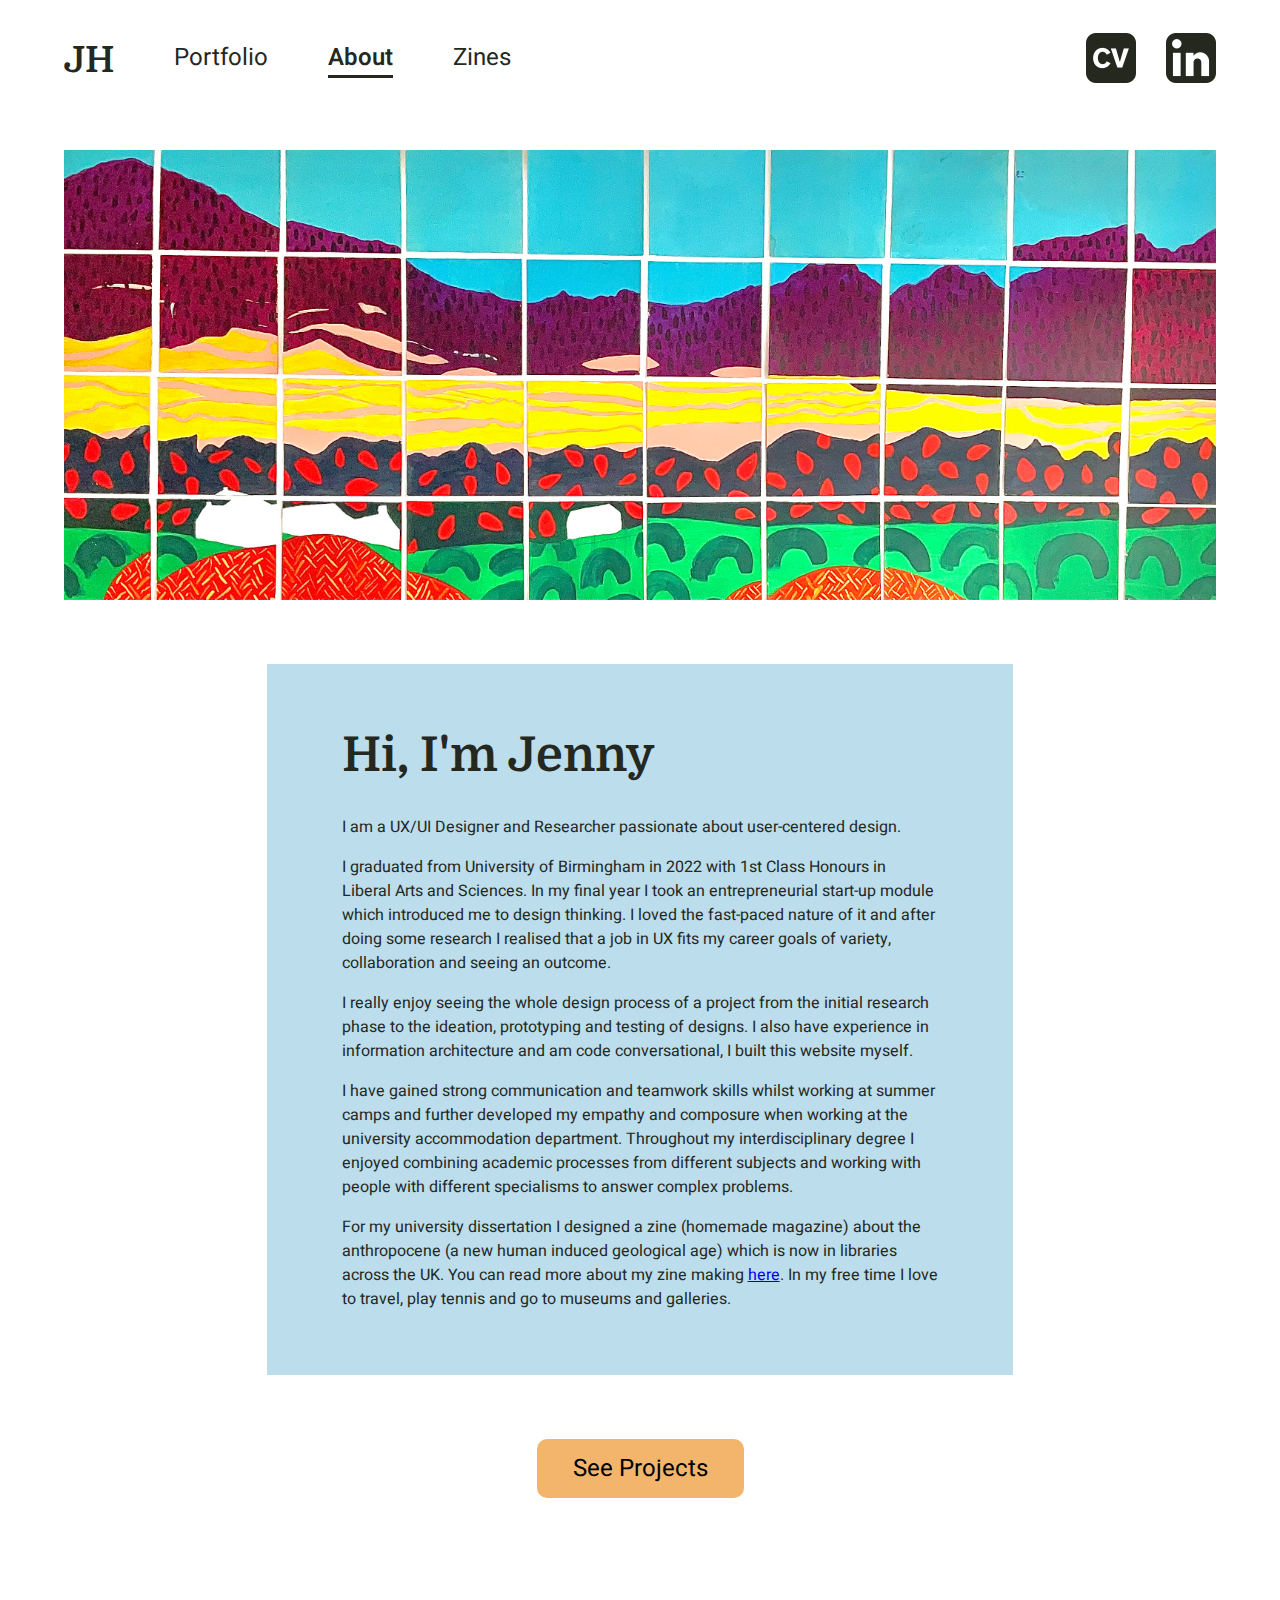
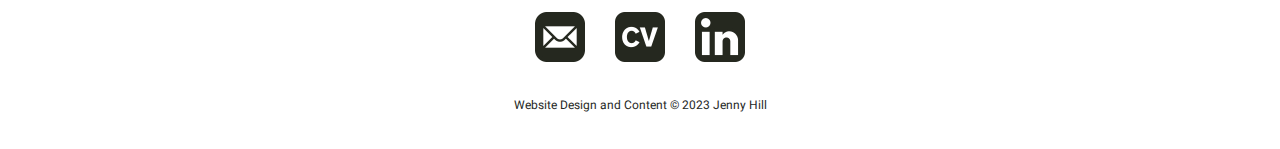
<file: about.html>
<!DOCTYPE html>
<html lang="en">
<head>
    <meta charset="UTF-8">
    <meta http-equiv="X-UA-Compatible" content="IE=edge">
    <meta name="viewport" content="width=device-width, initial-scale=1.0">
    <title>About Me</title>
    <link rel="stylesheet" href="css/about.css">
    <link rel="preconnect" href="https://fonts.googleapis.com">
    <link rel="preconnect" href="https://fonts.gstatic.com" crossorigin>
    <link href="https://fonts.googleapis.com/css2?family=Heebo:wght@100;200;300;400;500;600;700;800;900&family=Open+Sans:wght@500&display=swap" rel="stylesheet">
    <link rel="preconnect" href="https://fonts.googleapis.com">
    <link rel="preconnect" href="https://fonts.gstatic.com" crossorigin>
    <link href="https://fonts.googleapis.com/css2?family=Domine:wght@400;500;600;700&display=swap" rel="stylesheet">
</head>
<body>
    <nav>
        <div class="header">
            <div class="logo">
                <a href="index.html">JH</a>
            </div>
            <div class="ToggleIcon">
                <img id="menuIcon" src="images/menu.svg" alt="menu button">
                <img id="crossIcon" src="images/cross.svg" alt="cancel button">
            </div>
        </div>
        <div class="navContainer">
            <ul class="primaryNavigationContainer">
               <li><a href="index.html" id="primaryLogo">JH</a></li>
                <li ><a href="index.html">Portfolio</a></li>
                <li><a href="about.html" id="activePage">About</a></li>
                <li><a href="zines.html">Zines</a></li>
            </ul>
            <ul class="navigationIconsContainer">
                <li><a href="pdf/CV hwk 16 copy.pdf" target="_blank">
                    <img class="icon" id="CVNavIcon" src="images/cv.jpg" alt="cv icon">
                </a></li>
                <li><a href="https://linkedin.com/in/jenny-e-g-hill" target="_blank">
                    <img class="icon" id="LinkedInNavIcon" src="images/linkedin.jpg" alt="LinkedIn icon">
                </a></li> 
            </ul>
        </div>
    </nav>
    <section class="hero">
    </section>
    <section class="AboutMainContent">
        <div class="MainContentContainer">
            <div class="aboutMeText">
            <h1 >Hi, I'm Jenny</h1>
            <p>I am a UX/UI Designer and Researcher passionate about user-centered design.</p>
            <p>I graduated from University of Birmingham in 2022 with 1st Class Honours in Liberal Arts and Sciences. In my final year I took an entrepreneurial start-up module which introduced me to design thinking. I loved the fast-paced nature of it and after doing some research I realised that a job in UX fits my career goals of variety, collaboration and seeing an outcome.</p>
            <p>I really enjoy seeing the whole design process of a project from the initial research phase to the ideation, prototyping and testing of designs. I also have experience in information architecture and am code conversational, I built this website myself. </p>
            <p>I have gained strong communication and teamwork skills whilst working at summer camps and further developed my empathy and composure when working at the university accommodation department. Throughout my interdisciplinary degree I enjoyed combining academic processes from different subjects and working with people with different specialisms to answer complex problems.</p>
            <p>For my university dissertation I designed a zine (homemade magazine) about the anthropocene (a new human induced geological age) which is now in libraries across the UK. You can read more about my zine making <a href="zines.html">here</a>. In my free time I love to travel, play tennis and go to museums and galleries.</p>
            </div> 
        </div>
        <div class="aboutPageButtonContainer">
            <a href="index.html#projectSection">
                <button>See Projects</button>
            </a>
        </div>    
    </section>
    <footer>
        <div class="footerIconsContainer">
            <a href="mailto:j.hill99@hotmail.co.uk">
                <img class="icon" src="images/email.jpg" alt="email icon">
            </a>
            <a href="pdf/CV hwk 16 copy.pdf" target="_blank">
                <img class="icon" src="images/cv.jpg" alt="cv icon">
            </a> 
            <a href="https://linkedin.com/in/jenny-e-g-hill" target="_blank">
                <img class="icon" src="images/linkedin.jpg" alt="LinkedIn icon">
            </a>
        </div>
        <div class="copyrightTextContainer">
            <p>
                Website Design and Content &copy 2023 Jenny Hill
            </p>
        </div>
    </footer>
    <script src="https://code.jquery.com/jquery-3.6.4.min.js" integrity="sha256-oP6HI9z1XaZNBrJURtCoUT5SUnxFr8s3BzRl+cbzUq8=" crossorigin="anonymous"></script>
    <script src="nav.js"></script>
</body>
</html>
</file>
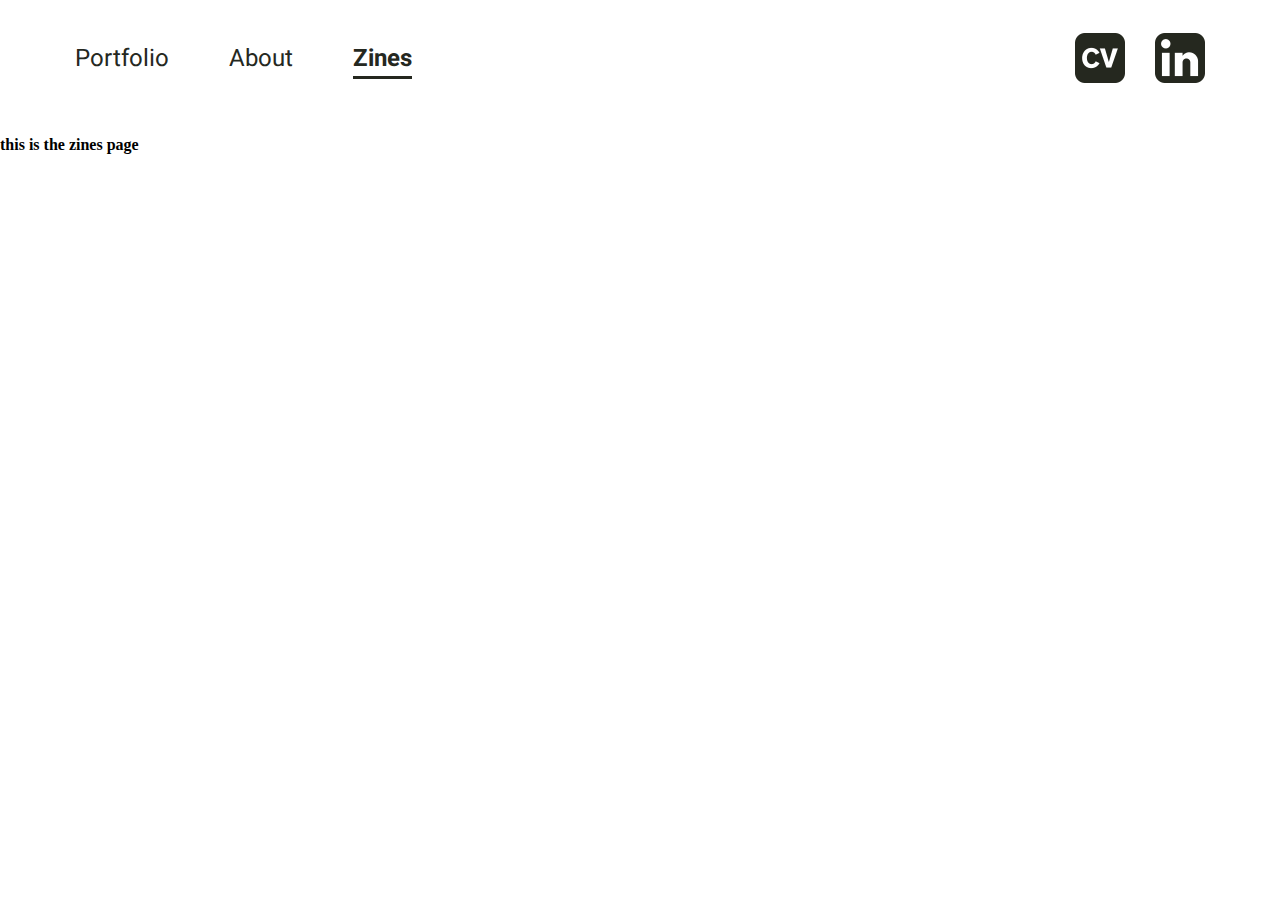
<file: zines.html>
<!DOCTYPE html>
<html lang="en">
<head>
    <meta charset="UTF-8">
    <meta http-equiv="X-UA-Compatible" content="IE=edge">
    <meta name="viewport" content="width=device-width, initial-scale=1.0">
    <title>Zines</title>
    <link rel="stylesheet" href="css/zines.css">
    <link rel="preconnect" href="https://fonts.googleapis.com">
    <link rel="preconnect" href="https://fonts.gstatic.com" crossorigin>
    <link href="https://fonts.googleapis.com/css2?family=Heebo:wght@100;200;300;400;500;600;700;800;900&family=Open+Sans:wght@500&display=swap" rel="stylesheet">
    <link rel="preconnect" href="https://fonts.googleapis.com">
    <link rel="preconnect" href="https://fonts.gstatic.com" crossorigin>
    <link href="https://fonts.googleapis.com/css2?family=Domine:wght@400;500;600;700&display=swap" rel="stylesheet">
</head>
<body>
    <nav>
        <ul class="primaryNavigationContainer">
            <li><a href="index.html">Portfolio</a></li>
            <li><a href="about.html">About</a></li>
            <li class="active"><a href="zines.html">Zines</a></li>
        </ul>
        <ul class="navigationIconsContainer">
            <li><a href="pdf/CV hwk 16 copy.pdf" target="_blank">
                <img class="icon" id="CVNavIcon" src="images/cv.jpg" alt="cv icon">
            </a></li>
            <li><a href="https://linkedin.com/in/jenny-e-g-hill" target="_blank">
                <img class="icon" id="LinkedInNavIcon" src="images/linkedin.jpg" alt="LinkedIn icon">
            </a></li> 
        </ul>
    </nav>
    <p>this is the zines page</p>
</body>
</html>
</file>
<file: css/about.css>
body {
    margin: 0;
    box-sizing: border-box;
}

nav {
    width: 100%; 
}

.header {
    width: 90%;
    margin: 0 auto;
    display: flex;
    align-items: center;
    justify-content: space-between;
    padding: 2.1875em 0 1.25em 0;
    display: none;
    
}

.header a {
    text-decoration: none;
    color: #25281F;
}

.logo, #primaryLogo {
    color: #25281F;
    font-family: 'Domine', 'Georgia', 'serif';
    font-size: 2.25rem;
    font-weight: 700;
}

.ToggleIcon img {
    width: 35px;
    height: 35px;
}

.navContainer {
    width: 90%;
    display: flex;
    align-items: center;
    margin: 0 auto;
}

.navigationIconsContainer {
    width: 100%;
    display: flex;
    gap: 1.875em;
    justify-content: right;
   
    margin-top: 2.0625em;
    margin-bottom: 2.0625em;
    list-style-type: none;
}

.icon {
    width: 50px;
    height: 50px;
}

.primaryNavigationContainer {
    width: 100%;
    display: flex;
    gap: 3.75em;
    justify-content: left;
    
    margin-top: 2.1875em;
    margin-bottom: 2.1875em;
    list-style-type: none;
    padding: 0;
}

.primaryNavigationContainer a {
    text-decoration: none;
    font-size: 1.5rem;
    font-family: 'Heebo', 'Arial', 'Sans Serif';
    font-weight: 400;
    color: #25281F;
    transition: 0.2s;
    
}

#activePage {
    font-weight: 600;
    border-bottom: 3px solid #25281F;
    cursor: not-allowed;
}



.primaryNavigationContainer a:hover {
    font-weight:500;
    cursor: pointer;
}

.hero {
    width: 90%;
    margin: 0 auto;
    background-image: url(../images/AboutBackground.JPG);
    background-color: #F3B56C;
    background-position: center;
    background-repeat: no-repeat;
    background-size: cover;
    height: 450px;
    margin-top: 1.875em;
}

.AboutMainContent {
    width: 100%;
    display: flex;
    flex-direction: column;
    gap: 4em;
    padding: 4em 0 4em 0;
}

.MainContentContainer {
    width: 90%;
    margin: 0 auto;
    background-color: #BBDDEC;
    max-width: 746px;
    padding: 4em 0 4em 0;
}

.aboutMeText {
    width: 80%;
    margin: 0 auto;
}

.aboutMeText h1 {
    margin-top: 0px;
    color:#25281F;
    font-family: 'Domine', 'Georgia', 'serif';
    font-size: 3rem;
    font-weight: 700;

}

.aboutMeText p {
    margin-bottom: 0px;
    color:#25281F;
    font-size: 1rem;
    font-family: 'Heebo', 'Arial', 'Sans Serif';
    font-weight: 400;
}

.aboutPageButtonContainer {
    margin: 0 auto;
}

.aboutPageButtonContainer a {
    text-decoration: none;
    color: #25281F;
}

.aboutPageButtonContainer button {
    font-family: 'Heebo', 'Arial', 'Sans Serif';
    font-size: 1.5rem;
    background-color: #F3B56C;
    border: 0;
    border-radius: 10px;
    padding: 0.5em 1.5em;
    transition: 02.s;
}

.aboutPageButtonContainer button:hover {
    font-weight: 500;
    cursor: pointer;
}

footer {
    width: 100%;
    display: flex;
    flex-direction: column;
    justify-content: center;
    gap: 1.875em;
    padding: 3.125em 0 2.1875em 0;
}

.footerIconsContainer {
    display: flex;
    gap: 1.875em;
    width: 100%;
    justify-content: center;
    text-decoration: none;
}



.copyrightTextContainer {
    display: flex;
    justify-content: center;
    font-family: 'Heebo', 'Arial', 'Sans Serif';
    font-size: 0.75rem;
    color: #25281F;
}

.copyrightTextContainer p {
    margin: 0;
}

@media only screen and (max-width: 800px) {
    .aboutPageButtonContainer {
        flex-direction: column;
        gap: 2.1875em;
    }
}

@media only screen and (max-width: 800px) {
    .header {
        display: flex;
    }

    .navContainer {
        flex-direction: column;
        align-items: center;
        justify-content: center;
        gap: 1.875em;
        display: none;
    }

    #primaryLogo {
        display: none;
    }

    .navigationIconsContainer {
        justify-content: center;
        padding: 0;
        margin-top: 1.875em;
        margin-bottom: 0;
    }

    .primaryNavigationContainer {
        flex-direction: column;
        gap: 1.875em;
        align-items: center;
        margin: 0;
    }

    #crossIcon {
        display: none;
    }
}
</file>
<file: css/zines.css>
body {
    margin: 0;
}

nav {
    width: 100%;
    display: flex;
    align-items: center;
}

.navigationIconsContainer {
    width: 100%;
    display: flex;
    gap: 30px;
    justify-content: right;
    margin-right: 75px;
    margin-top: 33px;
    margin-bottom: 33px;
    list-style-type: none;
}

.icon {
    width: 50px;
    height: 50px;
}

.primaryNavigationContainer {
    width: 100%;
    display: flex;
    gap: 60px;
    justify-content: left;
    margin-left: 75px;
    margin-top: 35px;
    margin-bottom: 35px;
    list-style-type: none;
    padding: 0;
}

.primaryNavigationContainer a {
    text-decoration: none;
    font-size: 24px;
    font-family: 'Heebo', 'Arial', 'Sans Serif';
    color: #25281F;
    
}

.active {
    font-weight: bold;
    border-bottom: 3px solid #25281F;
}

p {
    font-weight: 700;
}
</file>
